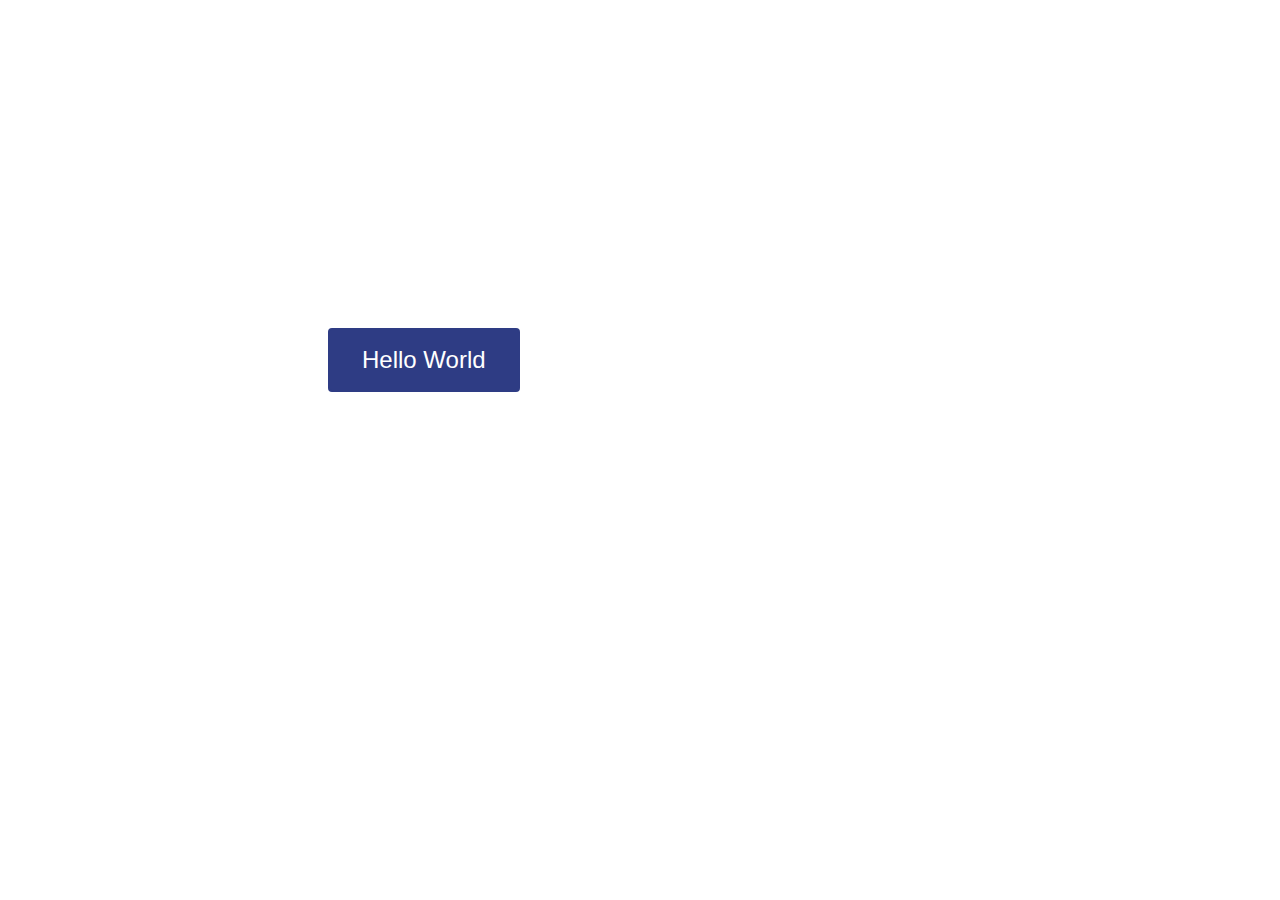
<file: button/index.html>
<!DOCTYPE html>
<html lang="en">
<head>
    <meta charset="UTF-8">
    <meta name="viewport" content="width=device-width, initial-scale=1.0">
    <title>Document</title>
    <link rel="stylesheet" href="style.css">
</head>
<body>
    <button>Hello World</button>
</body>
</html>
</file>
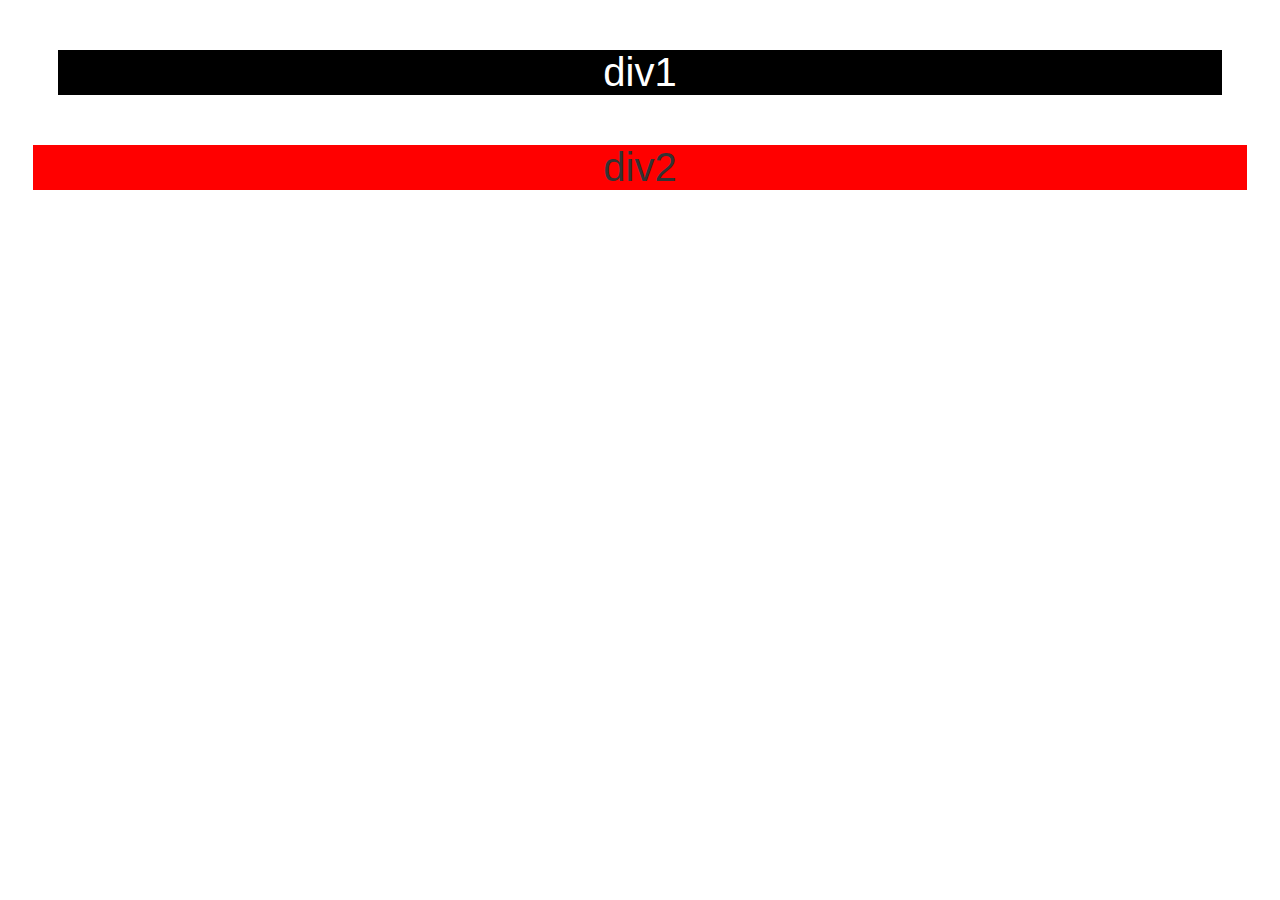
<file: scss/index.html>
<!DOCTYPE html>
<html lang="en">
<head>
    <meta charset="UTF-8">
    <meta name="viewport" content="width=device-width, initial-scale=1.0">
    <title>Document</title>
    <link rel="stylesheet" href="styles.css">
</head>
<body>
    <div class="div1">div1</div>
    <div class="div2">div2</div>
</body>
</html>
</file>
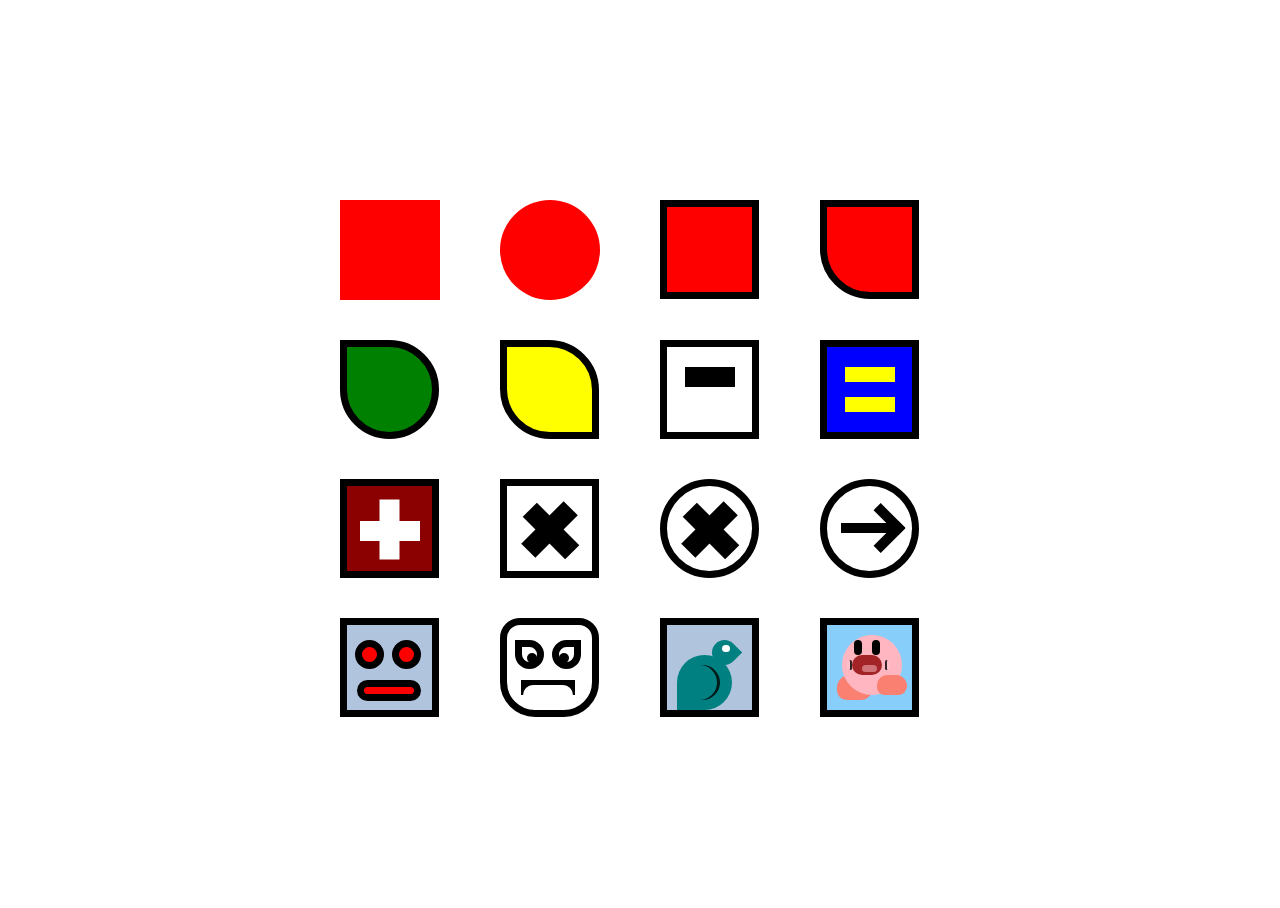
<file: assignments/1/index.html>
<!DOCTYPE html>
<html>

<head>
    <title></title>
    <style>
        body,
        html {
            height: 100%;
        }

        body {
            display: flex;
            justify-content: center;
            align-items: center;
            background-color: white;
        }
    </style>
</head>

<body>
    <div style="display: grid; grid-template-columns: repeat(4, 160px);">
        <div style="
        width: 100px; 
        height: 100px; 
        margin: 20px;
        background-color: red"></div>
        
        <div style="
        width: 100px; 
        height: 100px; 
        margin: 20px;
        border-radius: 100px;
        background-color: red"></div>

        <div style="
        width: 85px; 
        height: 85px; 
        margin: 20px;
        border: solid 7.5px black;
        background-color: red"></div>

        <div style="
        width: 85px; 
        height: 85px; 
        margin: 20px;
        border-radius: 0px 0px 0px 50px;
        border: solid 7.5px black;
        background-color: red;"></div>

        <div style="
        width: 85px; 
        height: 85px; 
        margin: 20px;
        border-radius: 0px 50px 50px 50px;
        border: solid 7.5px black;
        background-color: green;"></div>

        <div style="
        width: 85px; 
        height: 85px; 
        margin: 20px;
        border-radius: 0px 50px 0px 50px;
        border: solid 7.5px black;
        background-color: yellow;"></div>

        <div style="
        width: 85px; 
        height: 85px; 
        margin: 20px;
        border: solid 7.5px black;">
            <div style="
            width: 50px; 
            height: 20px; 
            margin: 20px 17.5px;
            background-color: black;">
            </div>
        </div>

        <div style="
        width: 85px; 
        height: 85px; 
        margin: 20px;
        background-color: blue;
        border: solid 7.5px black;">
            <div style="
            width: 50px; 
            height: 15px; 
            margin: 20px 17.5px 0 17.5px;
            background-color: yellow;">
            </div>
            <div style="
            width: 50px; 
            height: 15px; 
            margin: 15px 17.5px;
            background-color: yellow;">
            </div>
        </div>

        <div style="
        width: 85px; 
        height: 85px; 
        margin: 20px;
        background-color: darkred;
        border: solid 7.5px black;">
            <div style="
            width: 60px; 
            height: 20px; 
            margin: 35px 12.5px;
            background-color:white;
            transform: translate(0px, 0px);
            position: absolute">
            </div>

            <div style="
            width: 20px; 
            height: 60px; 
            background-color:white;
            transform: translate(32.5px, 13.5px);
            position: absolute">
            </div>
        </div>


        <div style="
        width: 85px; 
        height: 85px; 
        margin: 20px;
        border: solid 7.5px black;">
            <div style="
            width: 60px; 
            height: 20px; 
            margin: 35px 13.5px;
            background-color:black;
            transform: translate(0px, 0px) rotate(45deg);
            position: absolute">
            </div>

            <div style="
            width: 20px; 
            height: 60px; 
            background-color:black;
            transform: translate(32.5px, 13.5px) rotate(45deg);
            position: absolute">
            </div>
        </div>

        <div style="
        width: 85px; 
        height: 85px; 
        margin: 20px;
        border-radius: 50px;
        border: solid 7.5px black;">
            <div style="
            width: 60px; 
            height: 20px; 
            margin: 35px 13.5px;
            background-color:black;
            transform: translate(0px, 0px) rotate(45deg);
            position: absolute">
            </div>

            <div style="
            width: 20px; 
            height: 60px; 
            background-color:black;
            transform: translate(32.5px, 13.5px) rotate(45deg);
            position: absolute">
            </div>
        </div>

        <div style="
        width: 85px; 
        height: 85px; 
        margin: 20px;
        border-radius: 50px;
        border: solid 7.5px black;">
            <div style="
            width: 60px; 
            height: 10px; 
            margin: 37.5px 13.5px;
            background-color:black;
            transform: translate(0px, 0px);
            position: absolute">
            </div>

            <div style="
            width: 35px; 
            height: 10px; 
            background-color:black;
            transform: translate(45px, 28px) rotate(45deg);
            position: absolute">
            </div>


            <div style="
            width: 35px; 
            height: 10px; 
            background-color:black;
            transform: translate(45px, 46px) rotate(135deg);
            position: absolute">
            </div>
        </div>

        <div style="
        width: 85px; 
        height: 85px; 
        margin: 20px;
        background-color: lightsteelblue;
        border: solid 7.5px black;">
            <div style="
            width: 15px; 
            height: 15px; 
            margin: 15px 7.5px;
            background-color:red;
            transform: translate(0px, 0px);
            border-radius: 50px;
            border: solid 7.5px black;
            position: absolute">
            </div>
            <div style="
            width: 15px; 
            height: 15px; 
            margin: 15px 45px;
            background-color:red;
            transform: translate(0px, 0px);
            border-radius: 50px;
            border: solid 7.5px black;
            position: absolute">
            </div>
            <div style="
            width: 50px; 
            height: 7.5px; 
            margin: 55px 10px;
            background-color:red;
            transform: translate(0px, 0px);
            border-radius: 50px;
            border: solid 7.5px black;
            position: absolute">
            </div>
        </div>

        <div style="
        width: 85px; 
        height: 85px; 
        margin: 20px;
        border-radius: 20px 20px 35px 35px;
        border: solid 7.5px black;">
            <div style="
            width: 15px; 
            height: 15px; 
            margin: 15px 7.5px;
            transform: translate(0px, 0px);
            border-radius: 0px 50px 50px 50px;
            border: solid 7.5px black;
            position: absolute">
            </div>
            <div style="
            width: 15px; 
            height: 15px; 
            margin: 15px 45px;
            transform: translate(0px, 0px);
            border-radius: 50px 0px 50px 50px;
            border: solid 7.5px black;
            position: absolute">
            </div>

            <div style="
            width: 10px; 
            height: 10px; 
            margin: 28px 20px;
            transform: translate(0px, 0px);
            border-radius: 5px ;
            background-color: black;
            position: absolute">
            </div>
            <div style="
            width: 10px; 
            height: 10px; 
            margin: 28px 52px;
            transform: translate(0px, 0px);
            border-radius: 5px;
            background-color: black;
            position: absolute">
            </div>
            <div style="
            width: 54px; 
            height: 15px; 
            margin: 55px 14px;
            transform: translate(0px, 0px);
            background-color: black;
            position: absolute">
            </div>
            <div style="
            width: 50px; 
            height: 10px; 
            margin: 60px 15.75px;
            transform: translate(0px, 0px);
            background-color: white;
            border-radius: 100px 100px 0px 0px;
            position: absolute">
            </div>
        </div>

        <div style="
        width: 85px; 
        height: 85px; 
        margin: 20px;
        background-color: lightsteelblue;
        border: solid 7.5px black;">
            <div style="
            width: 25px; 
            height: 25px; 
            margin: 15px 45px;
            background-color:teal;
            transform: rotate(45deg);
            border-radius: 50px 0px 50px 50px;
            position: absolute">
            </div>

            <div style="
            width: 55px; 
            height: 55px; 
            margin: 30px 10px;
            background-color:teal;
            border-radius: 50px 50px 50px 0px;
            position: absolute">
            </div>
            <div style="
            width: 35px; 
            height: 35px; 
            margin: 40px 15px;
            background-color:teal;
            opacity: 0.8;
            box-shadow: 3px 0px 0px 0px rgba(0,0,0,1);
            border-radius: 50px 50px 50px 0px;
            position: absolute">
            </div>

            <div style="
            width: 7.5px; 
            height: 7.5px; 
            margin: 20px 55px;
            background-color:white;
            transform: translate(0px, 0px);
            border-radius: 50px;
            position: absolute">
            </div>
        </div>

        <div style="
        width: 85px; 
        height: 85px; 
        margin: 20px;
        background-color: lightskyblue;
        border: solid 7.5px black;">



            <div style="
            width: 35px; 
            height: 25px; 
            margin: 50px 10px;
            border-radius: 90px 100px 80px 70px;
            background-color:salmon;
            position: absolute"></div>

            <div style="
            width: 60px; 
            height: 60px; 
            margin: 10px 15px;
            background-color:lightpink;
            transform: translate(0px, 0px);
            border-radius: 50px;
            position: absolute">
            </div>


            <div style="
            width: 30px; 
            height: 20px; 
            margin: 50px 50px;
            border-radius: 90px 100px 80px 70px;
            background-color:salmon;
            position: absolute"></div>

            <div style="
            width: 30px; 
            height: 20px; 
            margin: 30px 25px;
            background-color:darkred;
            opacity: 0.8;
            border-radius: 170px 170px 170px 170px;
            position: absolute">
            </div>

            <div style="
            width: 2.5px; 
            height: 10px; 
            margin: 35px 20px;
            background-color:pink;
            box-shadow: 2px 0px 0px 0px rgba(0,0,0,1);
            opacity: 0.8;
            border-radius: 170px 170px 170px 170px;
            position: absolute">
            </div>


            <div style="
            width: 2.5px; 
            height: 10px; 
            margin: 35px 60px;
            background-color:pink;
            box-shadow: -2px 0px 0px 0px rgba(0,0,0,1);
            opacity: 0.8;
            border-radius: 170px 170px 170px 170px;
            position: absolute">
            </div>


            <div style="
            width: 15px; 
            height: 7.5px; 
            margin: 40px 35px;
            background-color:pink;
            opacity: 0.5;
            transform: translate(0px, 0px);
            border-radius: 50px;
            position: absolute">
            </div>

            <div style="
            width: 7.5px; 
            height: 15px; 
            margin: 15px 45px;
            background-color:black;
            transform: translate(0px, 0px);
            border-radius: 50px;
            position: absolute">
            </div>

            <div style="
            width: 7.5px; 
            height: 15px; 
            margin: 15px 27px;
            background-color:black;
            transform: translate(0px, 0px);
            border-radius: 50px;
            position: absolute">
            </div>
        </div>
    </div>
</body>

</html>
</file>
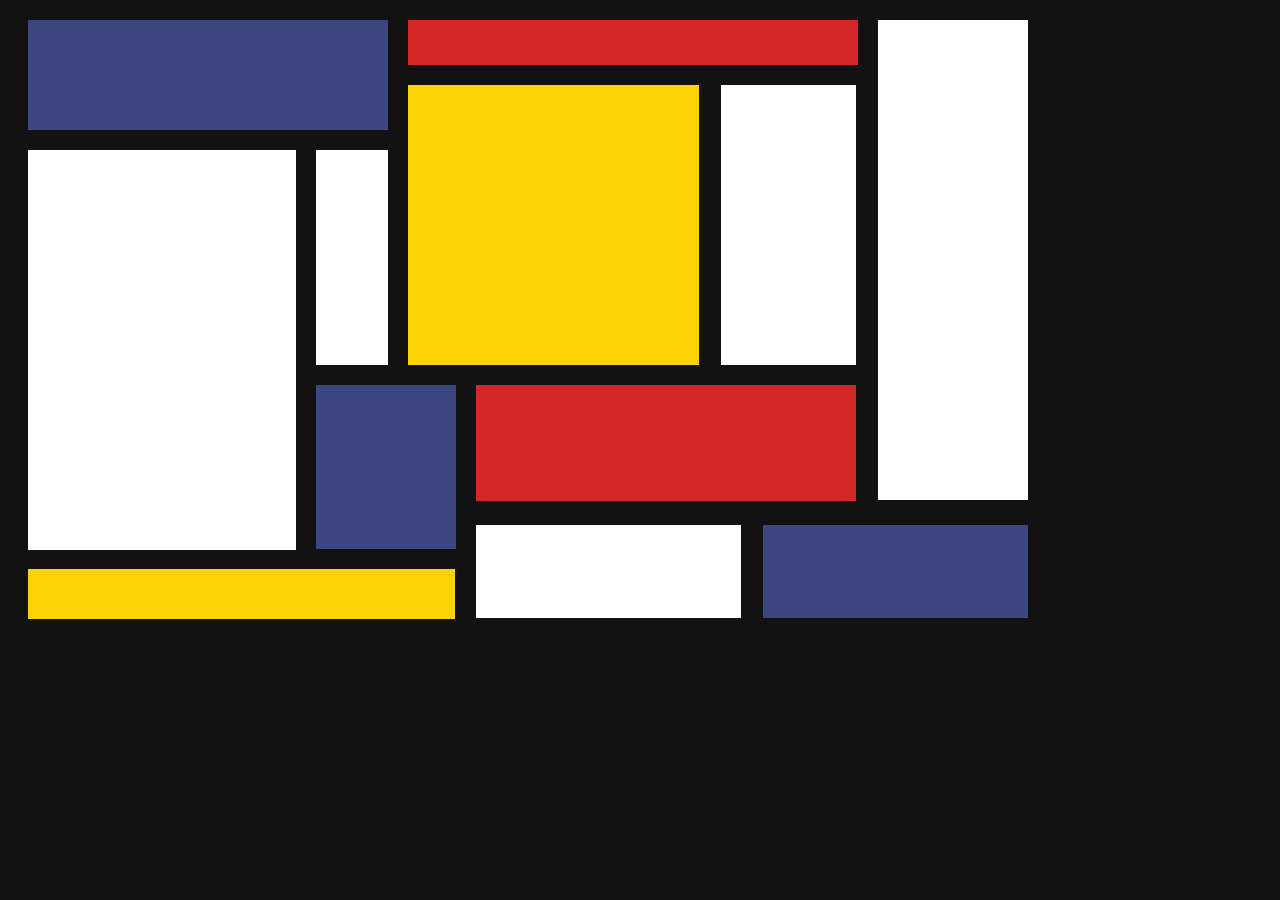
<file: assignments/2/index.html>
<!DOCTYPE html>
<html lang="en">
<head>
    <meta charset="UTF-8">
    <meta name="viewport" content="width=device-width, initial-scale=1.0">
    <title>Document</title>
</head>
<body>
    <style>
        body {
            background-color: #121212;
        }
        .canvas {
            width: 1000px;
            height: 600px;
            margin: 20px;
        }
    </style>
    <div class="canvas">
        <div style="
        width: 360px; 
        height: 110px; 
        position: absolute;
        background-color: #3c4681"></div>

        <div style="
        width: 450px; 
        height: 45px; 
        position: absolute;
        transform: translate(380px, 0px);
        background-color: #d42627"></div>

        <div style="
        width: 150px; 
        height: 480px; 
        position: absolute;
        transform: translate(850px, 0px);
        background-color: #ffffff"></div>

        <div style="
        width: 291px; 
        height: 280px; 
        position: absolute;
        transform: translate(380px, 65px);
        background-color: #fcd202"></div>

        <div style="
        width: 135px; 
        height: 280px; 
        position: absolute;
        transform: translate(693px, 65px);
        background-color: #fff"></div>

        <div style="
        width: 72px; 
        height: 215px; 
        position: absolute;
        transform: translate(288px, 130px);
        background-color: #fff"></div>

        <div style="
        width: 268px; 
        height: 400px; 
        position: absolute;
        transform: translate(0px, 130px);
        background-color: #fff"></div>

        <div style="
        width: 140px; 
        height: 164px; 
        position: absolute;
        transform: translate(288px, 365px);
        background-color: #3c4681"></div>


        <div style="
        width: 380px; 
        height: 116px; 
        position: absolute;
        transform: translate(448px, 365px);
        background-color: #d42627"></div>

        <div style="
        width: 427px; 
        height: 50px; 
        position: absolute;
        transform: translate(0, 549px);
        background-color: #fcd202"></div>

        <div style="
        width: 265px; 
        height: 93px; 
        position: absolute;
        transform: translate(448px, 505px);
        background-color: #fff"></div>

        <div style="
        width: 265px; 
        height: 93px; 
        position: absolute;
        transform: translate(735px, 505px);
        background-color: #3c4681"></div>
    </div>
    
</body>
</html>
</file>
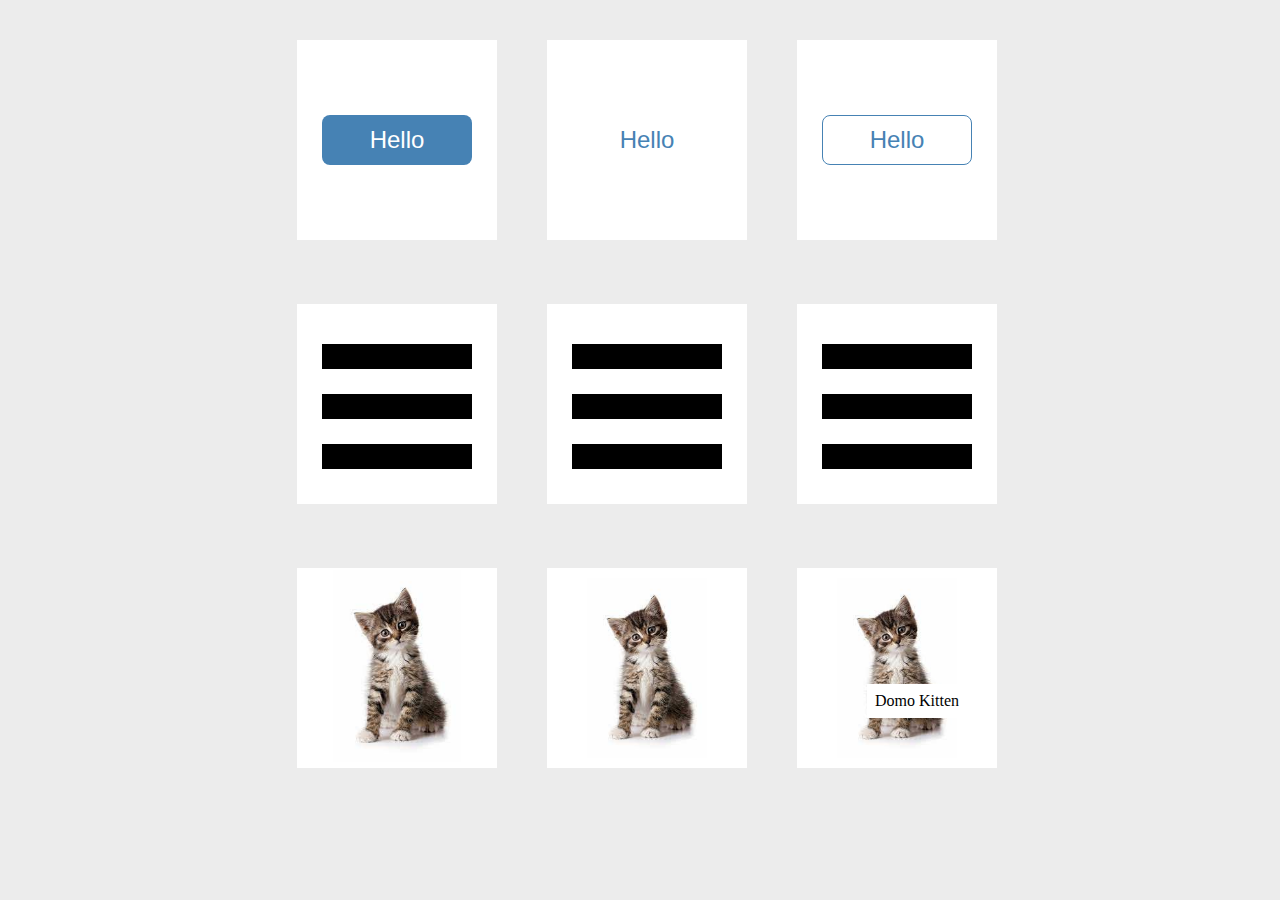
<file: assignments/3/index.html>
<!DOCTYPE html>
<html lang="en">
<head>
    <meta charset="UTF-8">
    <meta name="viewport" content="width=device-width, initial-scale=1.0">
    <title>Document</title>
</head>
<body>
    <div style="height: 200; display: grid; grid-template-columns: repeat(3, 250px);">
        <!-- Button 1 -->
        <div class="grid">
            <button class="button-1">Hello</button>

        <style>
            body {
                background-color: rgba(211, 211, 211, 0.441);
                display: flex;
                justify-content: center;
                align-items: center;
            }

            .grid {
                display: flex;
                height: 200px;
                width: 200px;
                background-color: white;
                align-items: center;
                margin: 2rem;
            }
            .button-1 {
                width: 150px;
                height: 50px;
                margin: auto;
                font-size: 1.5rem;
                color: white;
                background-color: steelblue;
                border-radius: .5rem;
                border: none;
                transition: 350ms;
            }
            .button-1:hover {
                width: 150px;
                height: 50px;
                margin: auto;
                font-size: 1.5rem;
                color: steelblue;
                background-color: white;
                border-radius: .5rem;
                border: 1px solid steelblue;
            }
        </style>
        </div>

        <!-- Button 2 -->
        <div class="grid">
            <button class="button-2">Hello</button>

            <style>
                .button-2 {
                    width: 150px;
                    height: 50px;
                    margin: auto;
                    font-size: 1.5rem;
                    color: steelblue;
                    background-color: white;
                    border: none;
                    transition: 350ms;
                }
                .button-2:hover {
                    width: 150px;
                    height: 50px;
                    margin: auto;
                    font-size: 1.5rem;
                    letter-spacing: .5rem;
                    color: steelblue;
                    background-color: white;
                    border: 4px solid steelblue;
                    border-right: none;
                    border-left: none;
                }
            </style>
        </div>

        <!-- Button 3 -->
        <div class="grid">
            <button class="button-3">Hello</button>

        <style>
            .button-3 {
                width: 150px;
                height: 50px;
                margin: auto;
                font-size: 1.5rem;
                color: steelblue;
                background-color: white;
                border-radius: .5rem;
                border: 1px solid steelblue;
            }
            .button-3:hover {
                width: 150px;
                height: 50px;
                margin: auto;
                font-size: 1.5rem;
                color: white;
                background-color: steelblue;
                border-radius: .5rem;
                border: none;
                transition: 350ms;
            }
        </style>
        </div>

        <!-- Hamburger 1 -->
        <div class="grid temp">
            <div class="l">
                <div></div>
                <div></div>
                <div></div>
            </div>

        <style>
            .temp {
                transition: 200ms;
            }
            .temp:hover{
                background-color: black;
                transition: 200ms;
            }

            .temp:hover>.l>div{
                background-color: white;
                transition: 200ms;
            }

            .l>div {
                width: 150px;
                height: 25px;
                background-color: black;
                position: absolute;
                transition: 200ms;
            }

            .l:hover>div {
                width: 150px;
                height: 25px;
                background-color: white;
                position: absolute;
                transition: 200ms;
            }

            .l>div:nth-child(1) {
                transform: translate(25px, -60px) rotate(0);
                transition: 200ms;
            }

            .temp:hover>.l>div:nth-child(1) {
                transform: translate(25px, -10px) rotate(-45deg);
                transition: 200ms;
            }

            .l>div:nth-child(2) {
                transform: translate(25px, -10px) rotate(0);
                transition: 200ms;
            }

            .temp:hover>.l>div:nth-child(3) {
                transform: translate(25px, -10px) rotate(45deg);
                transition: 200ms;
            }

            .l>div:nth-child(3) {
                transform: translate(25px, 40px) rotate(0);
                transition: 200ms;
            }

            .temp:hover>.l>div:nth-child(2) {
                opacity: 0;
                transition: 200ms;
            }


        </style>
        </div>

        <!-- Hamburger 2 -->
        <div class="grid temp">
            <div class="m">
                <div></div>
                <div></div>
                <div></div>
            </div>
        <style>
            .temp {
                transition: 200ms;
            }
            .temp:hover{
                background-color: black;
                transition: 200ms;
            }

            .temp:hover>.m>div{
                background-color: white;
                transition: 200ms;
            }

            .m>div {
                width: 150px;
                height: 25px;
                background-color: black;
                position: absolute;
                transition: 200ms;
            }

            .m:hover>div {
                width: 150px;
                height: 25px;
                background-color: white;
                position: absolute;
                transition: 200ms;
            }

            .m>div:nth-child(1) {
                transform: translate(25px, -60px) rotate(0);
                transition: 200ms;
            }

            .temp:hover>.m>div:nth-child(1) {
                transform: translate(0px, -40px) rotate(-45deg);
                width: 110px;
                transition: 200ms;
            }

            .m>div:nth-child(2) {
                transform: translate(25px, -10px) rotate(0);
                transition: 200ms;
            }

            .temp:hover>.m>div:nth-child(2) {
                transition: 200ms;
            }

            .m>div:nth-child(3) {
                transform: translate(25px, 40px) rotate(0);
                transition: 200ms;
            }

            .temp:hover>.m>div:nth-child(3) {
                transform: translate(0px, 20px) rotate(45deg);
                width: 110px;
                transition: 200ms;
            }

        </style>
        </div>

        <!-- Hamburger 3 -->
        <div class="grid temp_1">
            <div class="n">
                <div></div>
                <div></div>
                <div></div>
            </div>
            <div class="circle"></div>

        <style>
            .temp_1 {
                transition: 200ms;
            }
            .temp_1:hover{
                background-color: black;
                transition: 200ms;
            }

            .temp_1:hover>.n>div{
                background-color: white;
                transition: 200ms;
            }

            .n>div {
                width: 150px;
                height: 25px;
                background-color: black;
                position: absolute;
                transition: 200ms;
            }

            .temp_1>.circle {
                opacity: 0;
            }


            .temp_1:hover>.circle {
                opacity: 100;
                width: 125px;
                height: 125px;
                border-radius: 150px;
                position: absolute;
                transform: translate(15px, 0px) rotate(0);
                border: 20px white solid;
                transition: 200ms;
            }

            .temp_1:hover>.n>div {
                width: 75px;
                height: 20px;
                background-color: white;
                position: absolute;
                transition: 200ms;
            }

            .n>div:nth-child(1) {
                transform: translate(25px, -60px) rotate(0);
                transition: 200ms;
            }

            .temp_1:hover>.n>div:nth-child(1) {
                transform: translate(60px, -10px) rotate(-45deg);
                transition: 200ms;
            }

            .n>div:nth-child(2) {
                transform: translate(25px, -10px) rotate(0);
                transition: 200ms;
            }

            .temp_1:hover>.n>div:nth-child(3) {
                transform: translate(60px, -10px) rotate(45deg);
                transition: 200ms;
            }

            .n>div:nth-child(3) {
                transform: translate(25px, 40px) rotate(0);
                transition: 200ms;
            }

            .temp_1:hover>.n>div:nth-child(2) {
                opacity: 0;
                transition: 200ms;
            }


        </style>
        </div>

        <!-- Kitten 1 -->
        <div class="grid kitten_1">
            <div class="kitten_n">
                <img class="kitten_img" src="./kitten-domo.jpg" >
            </div>
            <div class="circle"></div>

        <style>
            .kitten_1 {
                display: flex;
                align-items: center;
                transition: 200ms;
                overflow: hidden;
            }

            .kitten_n {
                margin: 0 auto;
                overflow: hidden;
            }

            .kitten_n:hover>img{
                align-self: center;
                transform: rotate(10deg);
                max-height: 15rem;
            }

            .kitten_img {
                align-self: center;
                transition: 200ms;
                max-height: 12rem;
            }

            .kitten_img:hover {
                align-self: center;
                transform: rotate(10deg);
                max-height: 15rem;
            }


        </style>
        </div>

        <!-- Kitten 2 -->
        <div class="grid kitten_1">
            <div class="kitten_2_n">
                <img class="kitten_2_img" src="./kitten-domo.jpg" >
                <p class="kitten_text">Domo Kitten</p>
            </div>

        <style>
            .kitten_1 {
                display: flex;
                align-items: center;
                transition: 200ms;
                overflow: hidden;
            }

            .kitten_text {
                transform: translate(200px, 0px) rotate(0);
                background: #FFF;
                position: absolute;
                padding: 0.5rem 0rem 0.5rem 0.5rem;
                transition: 600ms;
 
            }

            div.kitten_2_n:hover>p.kitten_text {
                position: absolute;
                transform: translate(70px, 0px) rotate(0);
                padding: 0.5rem 2.5rem 0.5rem 1.5rem;
                transition: 600ms;
                transition-timing-function: cubic-bezier(0.600, -0.280, 0.735, 0.045);
            }

            .kitten_2_n {
                margin: 0 auto;
                position: relative;
                width: 100%
            }

            .kitten_2_img {
                position: absolute;
                left: 50%;
                top: 50%;
                transform: translate(-50%, -50%) scale(0.65) rotate(0);
                transition: 400ms;
            }

            .kitten_2_img:hover {
                transform: translate(-50%, -50%) scale(0.95) rotate(10deg);
                max-height: 15rem;
            }


        </style>
        </div>

        <!-- Kitten 3 -->
        <div class="grid kitten_1">
            <div class="kitten_2_n">
                <img class="kitten_2_img" src="./kitten-domo.jpg" >
                <p class="kitten_3_text">Domo Kitten</p>
                <p class="price">$10</p>
            </div>

        <style>
            .kitten_1 {
                display: flex;
                align-items: center;
                transition: 200ms;
                overflow: hidden;
            }

            .price {
                width: 100px;
                height: 100px;
                border-radius: 50%;
                position: absolute;
                left: -14px;
                top: -14px;
                background-color: red;
                color: #fff;
                font-size: 24px;
                line-height: 100px;
                margin: 0;
                text-align: center;
                transition: 600ms;
                transition-timing-function: ease-in-out;
                transition-delay: 100ms;
                transform: translate(-200px, -200px) scale(0.5);
            }

            .kitten_3_text {
                transform: translate(70px, 0px) rotate(0);
                background: #FFF;
                position: absolute;
                padding: 0.5rem 0rem 0.5rem 0.5rem;
                transition: 600ms;
 
            }

            div.kitten_2_n:hover>p.price {
                transform: translate(-10px,-100px) scale(1);
            }

            div.kitten_2_n:hover>p.kitten_3_text {
                position: absolute;
                transform: translate(200px, 0px) rotate(0);
                padding: 0.5rem 2.5rem 0.5rem 1.5rem;
                transition: 600ms;
                transition-timing-function: cubic-bezier(0.600, -0.280, 0.735, 0.045);
            }

            .kitten_2_n {
                margin: 0 auto;
                position: relative;
                width: 100%
            }

            .kitten_2_img {
                position: absolute;
                left: 50%;
                top: 50%;
                transform: translate(-50%, -50%) scale(0.65) rotate(0);
                transition: 400ms;
            }

            .kitten_2_img:hover {
                transform: translate(-50%, -50%) scale(0.95) rotate(10deg);
                max-height: 15rem;
            }


        </style>
        </div>

        
    </div>

    
        

    
</body>
</html>
</file>
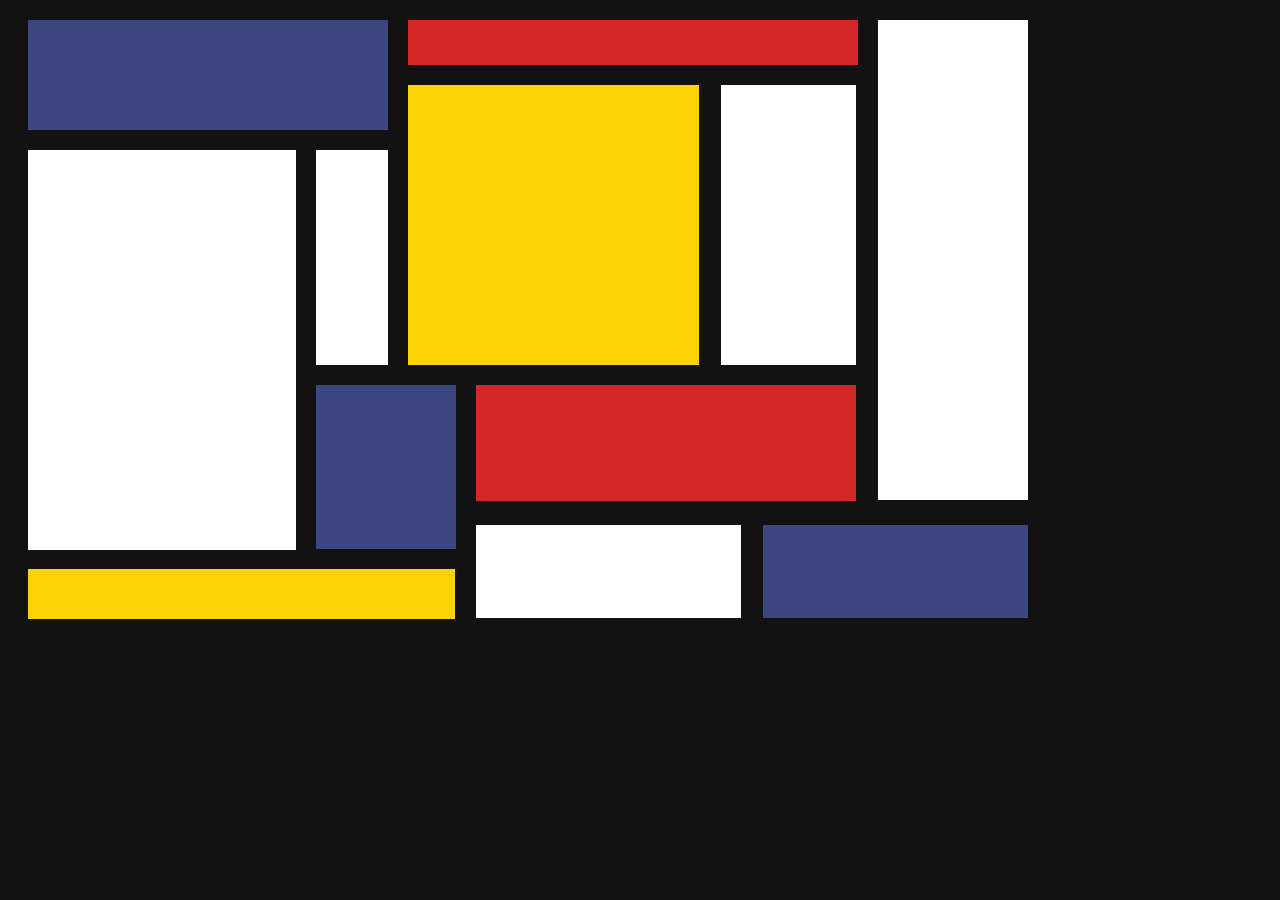
<file: assignments/4/index.html>
<!DOCTYPE html>
<html lang="en">
<head>
    <meta charset="UTF-8">
    <meta name="viewport" content="width=device-width, initial-scale=1.0">
    <title>Document</title>
</head>
<body>
    <style>
        body {
            background-color: #121212;
        }
        .canvas {
            width: 1000px;
            height: 600px;
            margin: 20px;
        }
        @keyframes opacityKeys {
            0% {
                opacity: 0;
            }
            100% {
                opacity:100;
            }
            }

    </style>
    <div class="canvas">
        <div style="
        width: 360px; 
        height: 110px; 
        position: absolute;
        background-color: #3c4681;
        animation: 3s ease-out 0s 1 opacityKeys;
        opacity: 100;"
        ></div>

        <div style="
        width: 450px; 
        height: 45px; 
        position: absolute;
        transform: translate(380px, 0px);
        animation: 5s ease-out 0s 1 opacityKeys;
        background-color: #d42627"></div>

        <div style="
        width: 150px; 
        height: 480px; 
        position: absolute;
        transform: translate(850px, 0px);
        animation: 2s ease-out 0s 1 opacityKeys;
        background-color: #ffffff"></div>

        <div style="
        width: 291px; 
        height: 280px; 
        position: absolute;
        transform: translate(380px, 65px);
        animation: 3s ease-out 0s 1 opacityKeys;
        background-color: #fcd202"></div>

        <div style="
        width: 135px; 
        height: 280px; 
        position: absolute;
        transform: translate(693px, 65px);
        animation: 2s ease-out 0s 1 opacityKeys;
        background-color: #fff"></div>

        <div style="
        width: 72px; 
        height: 215px; 
        position: absolute;
        transform: translate(288px, 130px);
        animation: 3s ease-out 0s 1 opacityKeys;
        background-color: #fff"></div>

        <div style="
        width: 268px; 
        height: 400px; 
        position: absolute;
        transform: translate(0px, 130px);
        animation: 3s ease-out 0s 1 opacityKeys;
        background-color: #fff"></div>

        <div style="
        width: 140px; 
        height: 164px; 
        position: absolute;
        transform: translate(288px, 365px);
        animation: 2s ease-out 0s 1 opacityKeys;
        background-color: #3c4681"></div>


        <div style="
        width: 380px; 
        height: 116px; 
        position: absolute;
        transform: translate(448px, 365px);
        animation: 3s ease-out 0s 1 opacityKeys;
        background-color: #d42627"></div>

        <div style="
        width: 427px; 
        height: 50px; 
        position: absolute;
        transform: translate(0, 549px);
        animation: 3s ease-out 0s 1 opacityKeys;
        background-color: #fcd202"></div>

        <div style="
        width: 265px; 
        height: 93px; 
        position: absolute;
        transform: translate(448px, 505px);
        animation: 3s ease-out 0s 1 opacityKeys;
        background-color: #fff"></div>

        <div style="
        width: 265px; 
        height: 93px; 
        animation: 2s ease-out 0s 1 opacityKeys;
        position: absolute;
        transform: translate(735px, 505px);
        background-color: #3c4681"></div>
    </div>
    
</body>
</html>
</file>
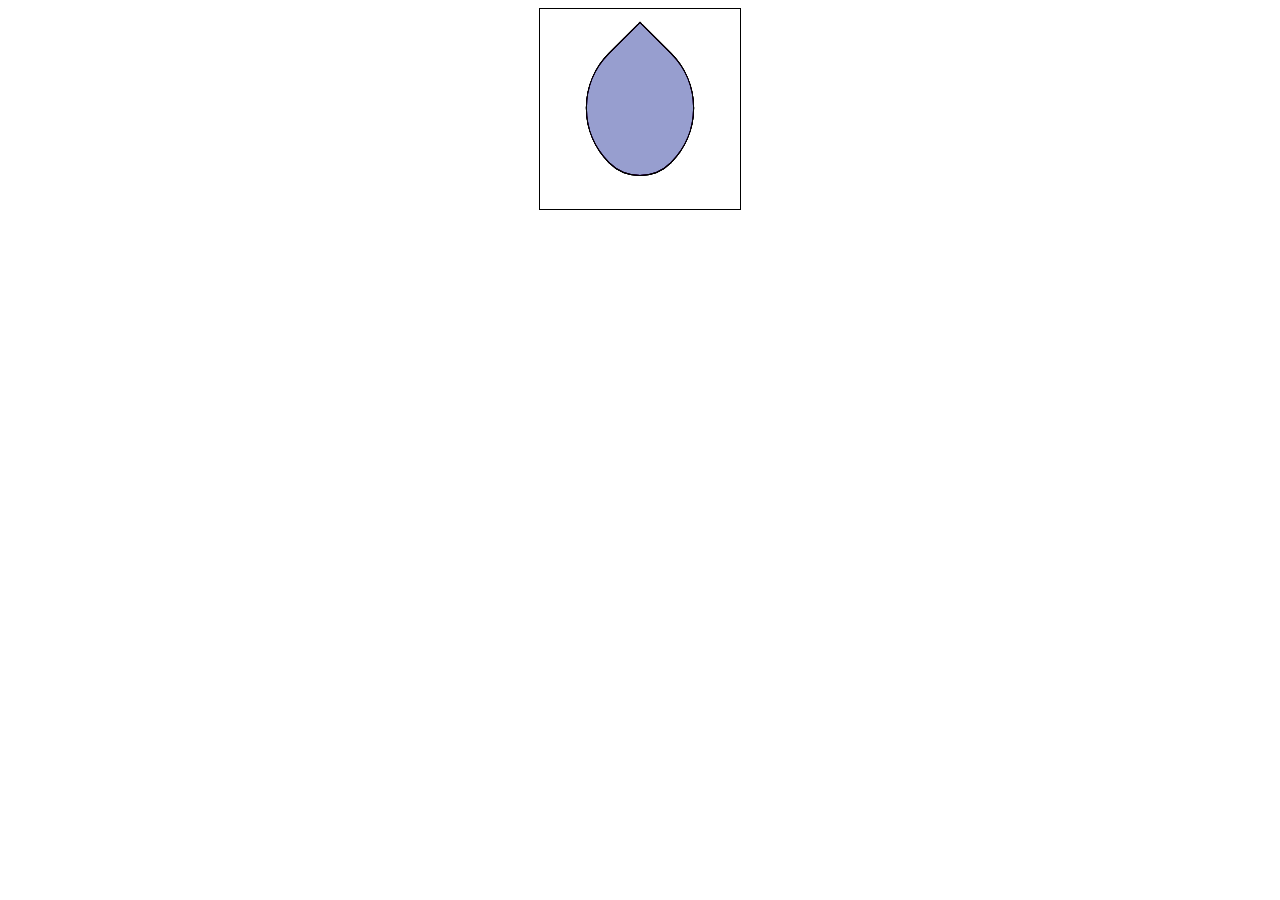
<file: assignments/5_1/index.html>
<!DOCTYPE html>
<html>
  <head>
    <title></title>
    <link rel="stylesheet" href="style.css">
  </head>
  <body>
    <!-- Lotus -->
    <!-- A container -->
    <div class="container">
      <!-- 5 child divs -->
      <div></div>
      <div></div>
      <div></div>
      <div></div>
      <div></div>
    </div>
  </body>
</html>
</file>
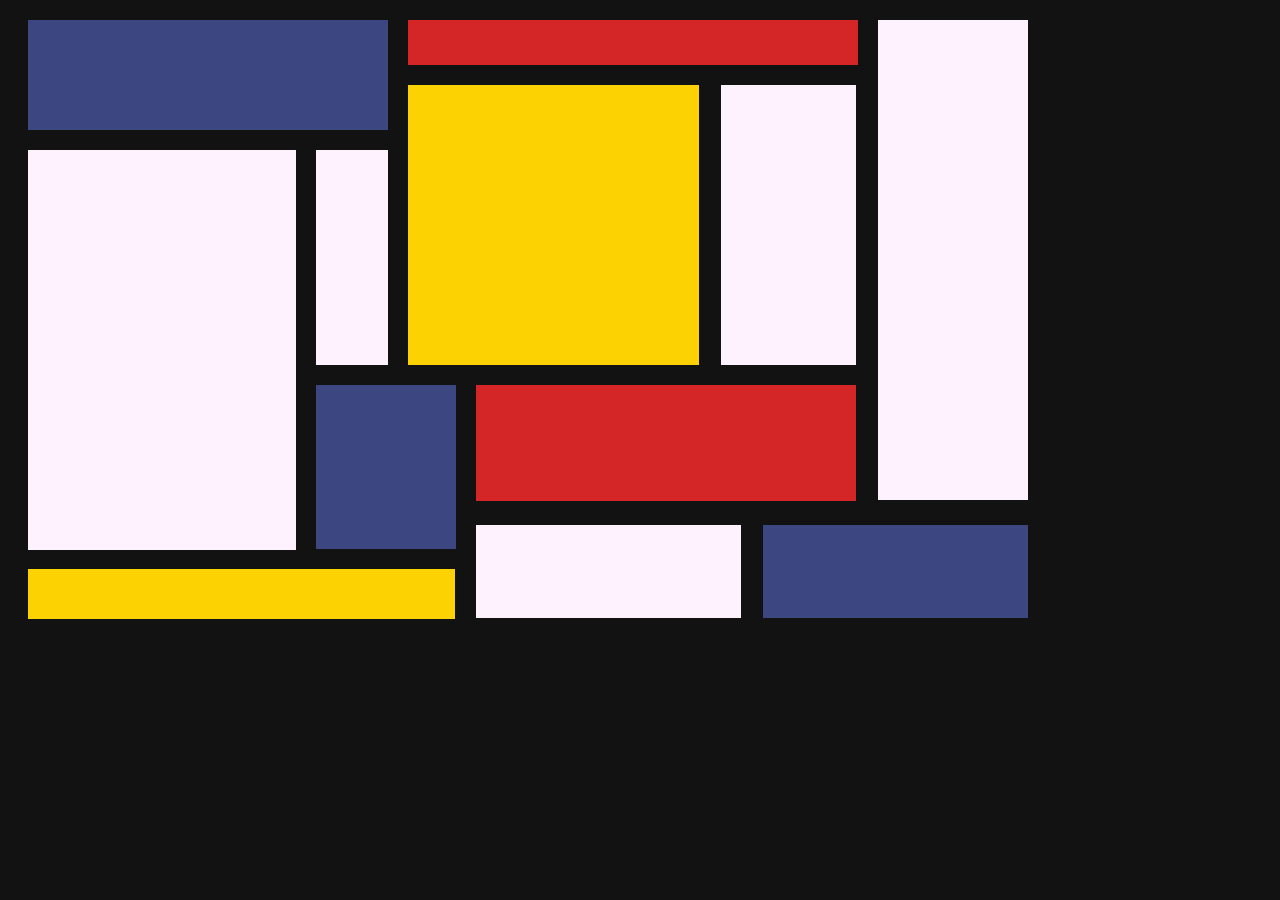
<file: assignments/5_2/index.html>
<!DOCTYPE html>
<html lang="en">
<head>
    <meta charset="UTF-8">
    <meta name="viewport" content="width=device-width, initial-scale=1.0">
    <title>Document</title>
    <link rel="stylesheet" href="style.css">
</head>
<body>
    <div class="canvas">
        <div class="block-1"></div>
        <div class="block-2"></div>
        <div class="block-3"></div>
        <div class="block-4"></div>
        <div class="block-5"></div>
        <div class="block-6"></div>
        <div class="block-7"></div>
        <div class="block-8"></div>
        <div class="block-9"></div>
        <div class="block-10"></div>
        <div class="block-11"></div>
        <div class="block-12"></div>
    </div>
    
</body>
</html>
</file>
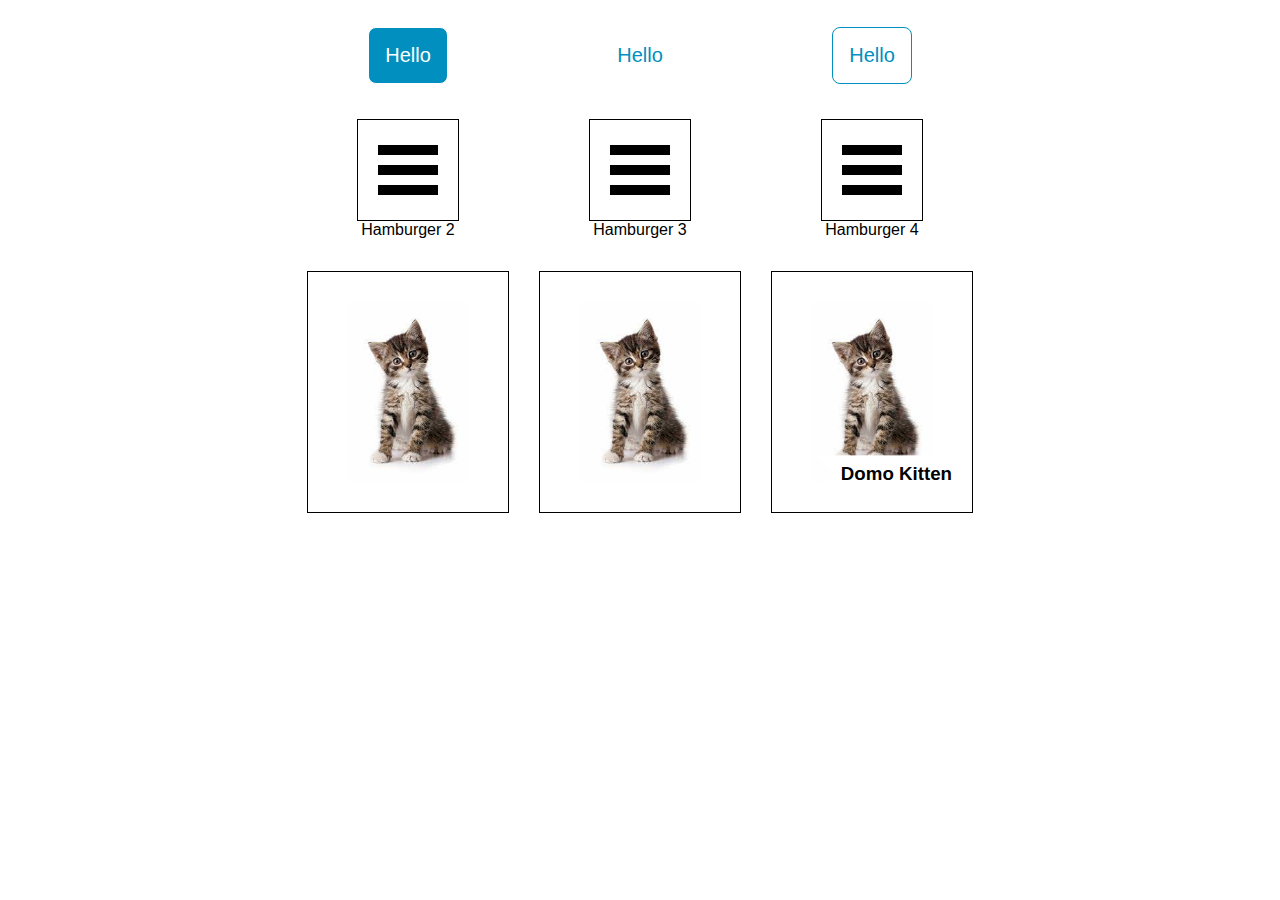
<file: assignments/3/testing.html>
<html lang="en"><head>
    <meta charset="UTF-8">
    <link rel="apple-touch-icon" type="image/png" href="https://static.codepen.io/assets/favicon/apple-touch-icon-5ae1a0698dcc2402e9712f7d01ed509a57814f994c660df9f7a952f3060705ee.png">
    <meta name="apple-mobile-web-app-title" content="CodePen">
    <link rel="shortcut icon" type="image/x-icon" href="https://static.codepen.io/assets/favicon/favicon-aec34940fbc1a6e787974dcd360f2c6b63348d4b1f4e06c77743096d55480f33.ico">
    <link rel="mask-icon" type="" href="https://static.codepen.io/assets/favicon/logo-pin-8f3771b1072e3c38bd662872f6b673a722f4b3ca2421637d5596661b4e2132cc.svg" color="#111">
    <title>CodePen - A Pen by  constantino</title>
    <script>
      window.console = window.console || function(t) {};
    </script>
    <script>
      if (document.location.search.match(/type=embed/gi)) {
        window.parent.postMessage("resize", "*");
      }
    </script>
    </head>
    <body translate="no">
    <!-- Topics
    
      1. transitions
        What is a transition? Change in value from one value to another
    
      2. Easing 
        What is easing? Easing how changes are applied. 
        https://matthewlein.com/tools/ceaser
        https://developer.mozilla.org/en-US/docs/Web/CSS/easing-function
        https://easings.net
        https://css-tricks.com/ease-out-in-ease-in-out/
    
      3. Keyframes 
        Key frames are the significant points in an animation. 
        You can think of these often as the extremes. Something is all the way to left or the right
      
      4. In betweens, tweens, tweening, and transitions
        Are the process of creating the images that fall between the key frames. 
        The number of inbetween frames is dtermined by the duration of the transition. 
    
      5. Transitions 
    
    
    -->
    
    
    <!-- Continuous animations 
    
      Use key frame animation to 
    -->
    
    <div class="container">
    
      <!-- Circle Spin -->
      <!-- <div class="example">
        <div class="box-1"></div>
      </div> -->
    
      <!-- Circle Spin 2 -->
      <!-- <div class="example">
        <div class="box-2"></div>
      </div> -->
    
      <!-- Arrow Spin -->
      <!-- <div class="example">
        <div class="box-3">
          <div></div>
          <div></div>
        </div>
      </div> -->
    
      <!-- Battery -->
      <!-- <div class="example">
        <div class="box-4">
          <div></div>
        </div>
      </div> -->
    
      <!-- M Spin -->
      <!-- <div class="example">
        <div class="box-5">
          <div>
            <div>M</div>
          </div>
        </div>
      </div> -->
    
      <!-- MH Spin -->
      <!-- <div class="example">
        <div class="box-9">
          <div>
            <div>M</div>
            <div>E</div>
          </div>
        </div>
      </div> -->
      
      <!-- ****************************************** -->
      <!-- Buttons -->
    
      <div class="example">
        <button class="button-1">Hello</button>
        <style>
          .button-1 {
            padding: 1rem;
            border-radius: 0.5rem;
            background-color:rgb(0, 143, 190);
            color: #fff;
            border: 1px solid;
            font-size: 20px;
            transition: 350ms;
          }
    
          .button-1:hover {
            color:rgb(0, 143, 190);
            background-color: #fff;
          }
        </style>
      </div>
    
      <div class="example">
        <button class="button-2">Hello</button>
        <style>
          .button-2 {
            padding: 1rem;
            color: rgb(0, 143, 190);
            border: none;
            border-top: 4px solid transparent;
            border-bottom: 4px solid transparent;
            font-size: 20px;
            background-color: #fff;
            transition: 300ms;
          }
    
          .button-2:hover {
            border-top: 4px solid rgb(0, 143, 190);
            border-bottom: 4px solid rgb(0, 143, 190);
            letter-spacing: 0.25rem;
          }
    
        </style>
      </div>
    
      <div class="example">
        <button class="button-3">Hello</button>
        <style>
          .button-3 {
            font-size: 20px;
            padding: 1rem;
            border-radius: 0.5rem;
            border: 1px solid;
            color:rgb(0, 143, 190);
            background-color: #fff;
            transition: 350ms;
          }
    
          .button-3:hover {
            background-color:rgb(0, 143, 190);
            color: #fff;
          }
        </style>
      </div>
    
        <!-- ******************************************* -->
        <!-- Hamburger X 2 -->
        <div class="example">
          <div class="l">
            <div></div>
            <div></div>
            <div></div>
          </div>
          <span>Hamburger 2</span>
        </div>
        <!-- Styles for Hamburger X 2 -->
        <style>
          /* Make a Hamburger menu with three horizontal bars */
          
          .l {
            border: solid 1px black;
            width: 100px;
            height: 100px;
            transition: 200ms;
          }
          
          .l>div {
            width: 60px;
            height: 10px;
            background-color: black;
            position: absolute;
          }
          
          .l>div:nth-child(1) {
            transform: translate(20px, 25px) rotate(0);
            transition: 200ms;
          }
          
          .l>div:nth-child(2) {
            opacity: 1;
            transform: scale(1, 1) translate(20px, 45px) rotate(0);
            transition: 200ms;
          }
          
          .l>div:nth-child(3) {
            transform: translate(20px, 65px) rotate(0);
            transition: 200ms;
          }
          
          .l:hover {
            background-color: black;
          }
          
          .l:hover>div {
            background-color: white;
          }
          /* Animate the three bars */
          
          .l:hover>div:nth-child(1) {
            transform: translate(20px, 45px) rotate(45deg);
          }
          /* Change the scale x to 0 */
          
          .l:hover>div:nth-child(2) {
            opacity: 0;
            transform: scale(0, 1) translate(20px, 45px) rotate(0);
          }
          
          .l:hover>div:nth-child(3) {
            transform: translate(20px, 45px) rotate(-45deg);
          }
      
        </style>
        <!-- ******************************************* -->
      
    
    
    
        <!-- ******************************************* -->
        <!-- Hamburger X 3 -->
        <div class="example">
          <div class="m">
            <div></div>
            <div></div>
            <div></div>
          </div>
          <span>Hamburger 3</span>
        </div>
        <!-- Styles for Hamburger X 3 -->
        <style>
          /* Start with a hamburger made from three horizontal 
          bars. These will form an arrow on hover. */
          
          .m {
            border: solid 1px black;
            width: 100px;
            height: 100px;
            transition: 200ms;
          }
          
          .m>div {
            width: 60px;
            height: 10px;
            background-color: black;
            position: absolute;
          }
          
          .m>div:nth-child(1) {
            transform: translate(20px, 25px) rotate(0);
            transition: 200ms;
          }
          
          .m>div:nth-child(2) {
            opacity: 1;
            transform: scale(1, 1) translate(20px, 45px) rotate(0);
            transition: 200ms;
          }
          
          .m>div:nth-child(3) {
            transform: translate(20px, 65px) rotate(0);
            transition: 200ms;
          }
          
          .m:hover {
            background-color: black;
          }
          
          .m:hover>div {
            background-color: white;
          }
          
          .m:hover>div:nth-child(1) {
            width: 53px;
            transform: translate(10px, 30px) rotate(-45deg);
          }
          
          .m:hover>div:nth-child(2) {
            transform: translate(20px, 45px) rotate(0);
          }
          
          .m:hover>div:nth-child(3) {
            width: 53px;
            transform: translate(10px, 60px) rotate(45deg);
          }
      
        </style>
        <!-- ******************************************* -->
      
    
    
    
        <!-- ******************************************* -->
        <!-- Hamburger X 4 -->
        <div class="example">
          <div class="n">
            <div></div>
            <div></div>
            <div></div>
          </div>
          <span>Hamburger 4</span>
        </div>
        <!-- Styles for Hamburger X 4 -->
        <style>
          .n {
            border: solid 1px black;
            width: 100px;
            height: 100px;
            transition: 200ms;
          }
          
          .n>div {
            width: 60px;
            height: 10px;
            background-color: black;
            position: absolute;
          }
          
          .n>div:nth-child(1) {
            transform: translate(20px, 25px) rotate(0);
            transition: 200ms;
          }
          
          .n>div:nth-child(2) {
            border: none;
            border-radius: 0;
            transform: translate(20px, 45px);
            transition: 200ms;
          }
          
          .n>div:nth-child(3) {
            transform: translate(20px, 65px) rotate(0);
            transition: 200ms;
          }
          
          .n:hover {
            background-color: black;
          }
          
          .n:hover>div {
            background-color: white;
          }
          
          .n:hover>div:nth-child(1) {
            width: 50px;
            transform: translate(25px, 45px) rotate(45deg);
          }
          /* This div changes from a bar to circle */
          
          .n:hover>div:nth-child(2) {
            width: 60px;
            height: 60px;
            background-color: transparent;
            border: 10px solid white;
            border-radius: 50%;
            transform: translate(10px, 10px);
          }
          
          .n:hover>div:nth-child(3) {
            width: 50px;
            transform: translate(25px, 45px) rotate(-45deg);
          }
      
        </style>
        <!-- ******************************************* -->
    
    
    
    
      <div class="example">
        <div class="box-6">
          <img src="kitten-domo.jpg">
        </div>
      </div>
    
      <div class="example">
        <div class="box-7">
          <img src="kitten-domo.jpg">
          <h3>Domo Kitten</h3>
        </div>
      </div>
    
      <div class="example">
        <div class="box-8">
          <img src="kitten-domo.jpg">
          <h3>Domo Kitten</h3>
          <p>$5.99</p>
        </div>
      </div>
    
    </div>
    
    <style>
    
      .box-1 {
        width: 100px;
        height: 100px;
        border-radius: 50%;
        border-left: 18px solid gold;
        border-top: 18px solid cornflowerblue;
        border-right: 18px solid crimson;
        border-bottom: 18px solid;
        animation: spin 2000ms infinite linear;
      }
    
      .box-2 {
        width: 100px;
        height: 100px;
        border-radius: 50%;
        border-left: 18px solid gold;
        border-top: 18px solid cornflowerblue;
        border-right: 18px solid crimson;
        border-bottom: 18px solid transparent;
        animation-name: spin;
        animation-duration: 3000ms;
        animation-timing-function: linear;
        animation-iteration-count: infinite;
      }
    
      .box-3 {
        /* border: 1px solid; */
        width: 100px;
        height: 100px;
        animation-name: spin;
        animation-duration: 3000ms;
        animation-timing-function: linear;
        animation-iteration-count: infinite;
      }
    
      .box-3 > div:first-child {
        position: absolute;
        transform: translate(0, 0);
        width: 64px;
        height: 64px;
        border-radius: 50%;
        border-left: 18px solid;
        border-top: 18px solid;
        border-right: 18px solid;
        border-bottom: 18px solid transparent;
      }
    
      .box-3 > div:last-child {
        width: 20px;
        height: 20px;
        border-left: 18px solid;
        border-top: 18px solid;
        position: absolute;
        transform: translate(60px, 57px) rotate(-90deg);
      }
    
    
      .box-4 {
        width: 40px;
        height: 100px;
        border: 4px solid;
        border-radius: 10px;
        overflow: hidden;
        position: relative;
      }
    
      .box-4 > div:first-child {  
        width: 100%;
        height: 10px;
        background-color: yellowgreen;
        position: absolute;
        bottom: 0;
        animation-name: power;
        animation-duration: 6000ms;
        animation-delay: 3000ms;
        animation-timing-function: linear;
        animation-iteration-count: infinite;
        animation-fill-mode: both;
      }
    
    
      .box-5 > div {
        width: 100px;
        height: 100px;
        background-color: tomato;
        transform: perspective(300px);
        animation-name: flip;
        animation-duration: 2000ms;
        animation-timing-function: linear;
        animation-iteration-count: infinite;
      }
    
      .box-5 > div > div {
        width: 60px;
        height: 60px;
        border-radius: 50%;
        transform: translate(20px, 20px);
        background-color: azure;
        font-size: 30px;
        text-align: center;
        line-height: 60px;
        font-weight: bold;
        font-family: -apple-system, BlinkMacSystemFont, 'Segoe UI', Roboto, Oxygen, Ubuntu, Cantarell, 'Open Sans', 'Helvetica Neue', sans-serif;
      }
    
      .box-6 {
        width: 200px;
        height: 240px;
        border: 1px solid;
        overflow: hidden;
        position: relative;
      }
    
      .box-6 > img {
        position: absolute;
        left: 50%;
        top: 50%;
        transform: translate(-50%, -50%) scale(0.65) rotate(0);
        transition: 400ms;
      }
    
      .box-6:hover > img {
        transform: translate(-50%, -50%) scale(0.85) rotate(12deg);
      }
    
    
    
      .box-7 {
        width: 200px;
        height: 240px;
        border: 1px solid;
        overflow: hidden;
        position: relative;
      }
    
      .box-7 > img {
        position: absolute;
        left: 50%;
        top: 50%;
        transform: translate(-50%, -50%) scale(0.65) rotate(0);
        transition: 400ms;
      }
    
      .box-7:hover > img {
        transform: translate(-50%, -50%) scale(0.85) rotate(12deg);
      }
    
      .box-7 > h3 {
        position: absolute;
        right: -200px;
        bottom: 0;
        background-color: #fff;
        font-family: -apple-system, BlinkMacSystemFont, 'Segoe UI', Roboto, Oxygen, Ubuntu, Cantarell, 'Open Sans', 'Helvetica Neue', sans-serif;
        padding: 0.5rem 2.5rem 0.5rem 1.5rem;
        clip-path: polygon(0 0, 100% 1%, 100% 100%, 0 100%, 10% 49%);
        transition: 600ms;
        transition-timing-function: cubic-bezier(0.600, -0.280, 0.735, 0.045);
      }
    
      .box-7:hover > h3 {
        right: -20px;
      }
     
    
    
      .box-8 {
        width: 200px;
        height: 240px;
        border: 1px solid;
        overflow: hidden;
        position: relative;
      }
    
      .box-8 > img {
        position: absolute;
        left: 50%;
        top: 50%;
        transform: translate(-50%, -50%) scale(0.65) rotate(0);
        transition: 400ms;
      }
    
      .box-8:hover > img {
        transform: translate(-50%, -50%) scale(0.85) rotate(12deg);
      }
    
      .box-8 > h3 {
        position: absolute;
        right: -20px;
        bottom: 0;
        background-color: #fff;
        font-family: -apple-system, BlinkMacSystemFont, 'Segoe UI', Roboto, Oxygen, Ubuntu, Cantarell, 'Open Sans', 'Helvetica Neue', sans-serif;
        padding: 0.5rem 2.5rem 0.5rem 1.5rem;
        clip-path: polygon(0 0, 100% 1%, 100% 100%, 0 100%, 10% 49%);
        transition: 600ms;
        transition-timing-function: cubic-bezier(0.600, -0.280, 0.735, 0.045);
      }
    
      .box-8:hover > h3 {
        right: -200px;
      }
    
      .box-8 > p {
        width: 100px;
        height: 100px;
        border-radius: 50%;
        position: absolute;
        left: -14px;
        top: -14px;
        background-color: rgb(244, 93, 93);
        color: #fff;
        font-size: 24px;
        line-height: 100px;
        margin: 0;
        text-align: center;
        font-family: -apple-system, BlinkMacSystemFont, 'Segoe UI', Roboto, Oxygen, Ubuntu, Cantarell, 'Open Sans', 'Helvetica Neue', sans-serif;
        transition: 600ms;
        transition-timing-function: ease-in-out;
        transition-delay: 100ms;
        transform: translate(-100px, -100px) scale(0.5);
      }
    
      .box-8:hover > p {
        transform: translate(0, 0) scale(1);
      }
    
    
    
    
    
      .box-9 > div {
        width: 100px;
        height: 100px;
        background-color: tomato;
        transform: perspective(300px);
        animation-name: flip;
        animation-duration: 2000ms;
        animation-timing-function: linear;
        animation-iteration-count: infinite;
      }
    
      .box-9 > div > div:first-child {
        width: 60px;
        height: 60px;
        border-radius: 50%;
        position: absolute;
        transform: translate(20px, 20px);
        backface-visibility: hidden;
        background-color: azure;
        font-size: 30px;
        text-align: center;
        line-height: 60px;
        font-weight: bold;
        font-family: -apple-system, BlinkMacSystemFont, 'Segoe UI', Roboto, Oxygen, Ubuntu, Cantarell, 'Open Sans', 'Helvetica Neue', sans-serif;
      }
    
      .box-9 > div > div:last-child {
        opacity: 0;
        width: 60px;
        height: 60px;
        border-radius: 50%;
        position: absolute;
        backface-visibility: hidden;
        transform: translate(20px, 20px) rotateY(180deg);
        background-color: azure;
        font-size: 30px;
        text-align: center;
        line-height: 60px;
        font-weight: bold;
        font-family: -apple-system, BlinkMacSystemFont, 'Segoe UI', Roboto, Oxygen, Ubuntu, Cantarell, 'Open Sans', 'Helvetica Neue', sans-serif;
      }
    
    
    
    
      @keyframes power {
        0% {
          height: 0;
          background-color: yellowgreen;
        }
    
        100% {
          height: 90%;
          background-color: tomato;
        }
      }
    
    
    
      @keyframes spin {
        0% {
          transform: rotateZ(0);
        }
    
        100% {
          transform: rotateZ(360deg);
        }
      }
    
      @keyframes flip {
        0% {
          transform: perspective(300px) rotateY(0);
        }
    
        100% {
          transform: perspective(300px) rotateY(360deg);
        }
      }
    
      .atom {
        width: 20px;
        height: 20px;
        background-color: darkturquoise;
        animation-name: orbit;
        animation-duration: 3000ms;
        animation-timing-function: linear;
      }
    
      @keyframes orbit {
        0% {
          transform-origin: 20px 0;
        }
    
        25% {
          transform-origin: 40px 0;
        }
    
        50% {
          transform-origin: 20px 0;
        }
    
        75% {
          transform-origin: 40px 0;
        }
    
        100% {
          transform-origin: 20px 0;
        }
      }
    
    
      .button {
        cursor: pointer;
        width: 100px;
        height: 30px;
        padding: 5px 10px;
        margin: 2em;
        border: 2px solid deepskyblue;
        background-color: deepskyblue;
        color: white;
        border-radius: 5px;
        font-size: 20px;
        transition: 400ms;
        overflow: hidden;
        position: relative;
      }
    
      .button:after {
        content: "";
        background-color: #FFFFFF;
        border-radius: 50%;
        width: 10px;
        height: 10px;
        display: block;
        position: absolute;
        left: 50%;
        top: 50%;
    
      }
    
      .button:hover {
        border-color:rgb(0, 143, 190);
        color:rgb(0, 90, 121);
      }
    
    
    /* button 2 */
      .button2 {
        position: relative;
        background-color: rgb(76, 135, 175);
        border: none;
        font-size: 28px;
        color: #FFFFFF;
        padding: 20px;
        width: 200px;
        text-align: center;
        -webkit-transition-duration: 0.4s; /* Safari */
        transition-duration: 0.4s;
        text-decoration: none;
        /* overflow: hidden; */
        cursor: pointer;
      }
    
      .button2:after {
        content: "";
        background: rgb(255, 0, 0);
        display: block;
        position: absolute;
        padding-top: 300%;
        padding-left: 350%;
        margin-left: -20px!important;
        margin-top: -120%;
        opacity: 0;
        transition: all 0.8s;
      }
    
      .button2:active:after {
        padding: 0;
        margin: 0;
        opacity: 1;
        transition: 0s;
      }
    
    
      .example {
        /* border: 1px solid; */
        margin: 1rem;
        width: 200px;
        display: flex;
        justify-content: center;
        align-items: center;
        flex-direction: column;
      }
    
      .container {
        width: calc((200px + (2 * 1rem)) * 3);
        margin: auto;
        display: flex;
        flex-wrap: wrap;
      }
    
      body {
        font-family: -apple-system, BlinkMacSystemFont, 'Segoe UI', Roboto, Oxygen, Ubuntu, Cantarell, 'Open Sans', 'Helvetica Neue', sans-serif;
      }
    </style>
    
    
    </body></html>
</file>
<file: button/style.css>
button {
    margin: 20rem 20rem;
    padding: 1rem 2rem;
    font-size: 1.5em;
    color: white;
    border: 2px solid #2E3C84;
    border-radius: .25rem;
    background-color: #2E3C84;
    transition: 200ms;
}

button:hover {
    margin: 20rem 20rem;
    padding: 1rem 2rem;
    font-size: 1.5em;
    color: white;
    border: 2px solid #2e3c84a1;
    border-radius: .25rem;
    background-color: #2e3c84a1;
}
</file>
<file: scss/styles.css>
body {
  font: 100% Helvetica, sans-serif;
  font-size: 40px;
  color: #333;
}

.div1 {
  margin: 50px;
  text-align: center;
  background-color: black;
  color: white;
}

.div2 {
  margin: 25px;
  text-align: center;
  background-color: red;
}

/*# sourceMappingURL=styles.css.map */
</file>
<file: assignments/5_1/style.css>
/* Container styles */
/* Sets container params */
.container {
  width: 200px;
  height: 200px;
  border: 1px solid;
  position: relative;
}

/* Style all of the child divs */
/* These styles shared by all children */
.container > div {
  position: absolute;
  border-radius: 0 70% 40% 70%;
  border: 1px solid;
  width: 120px;
  height: 120px;
  /* Position these in the center */
  left: 10px;
  top: 50px;
  /* Rotate 45 deg points the point at the top */
  transform: rotate(45deg);
  /* Move the point of transformation to the lower right */
  transform-origin: 90px 90px;
  animation-duration: 6000ms;
  animation-iteration-count: 1;
  /* Important! Without this the elements will snap
  to their starting positions when the animation ends! */
  animation-fill-mode: forwards;
}

/* This is a function that returns a nth-child with different animation labels and background colors */
.container > div:nth-child(1) {
  animation-name: bloom-1;
  background-color: rgba(255, 255, 0, 0.21);
}

.container > div:nth-child(2) {
  animation-name: bloom-2;
  background-color: rgba(0, 255, 0, 0.21);
}

.container > div:nth-child(3) {
  animation-name: bloom-3;
  background-color: rgba(0, 255, 255, 0.21);
}

.container > div:nth-child(4) {
  animation-name: bloom-4;
  background-color: rgba(0, 0, 255, 0.21);
}

.container > div:nth-child(5) {
  animation-name: bloom-5;
  background-color: rgba(255, 0, 255, 0.21);
}

/* This is a function that the rotate keyframes for each div */
@keyframes bloom-1 {
  0% {
    transform: rotate(45deg);
  }
  100% {
    transform: rotate(-45deg);
  }
}
@keyframes bloom-2 {
  0% {
    transform: rotate(45deg);
  }
  100% {
    transform: rotate(135deg);
  }
}
@keyframes bloom-3 {
  0% {
    transform: rotate(45deg);
  }
  100% {
    transform: rotate(45deg);
  }
}
@keyframes bloom-4 {
  0% {
    transform: rotate(45deg);
  }
  100% {
    transform: rotate(0deg);
  }
}
@keyframes bloom-5 {
  0% {
    transform: rotate(45deg);
  }
  100% {
    transform: rotate(90deg);
  }
}
body {
  display: flex;
  justify-content: center;
  align-items: center;
}
body html {
  height: 100%;
}

/*# sourceMappingURL=style.css.map */
</file>
<file: assignments/5_2/style.css>
body {
  background-color: #121212;
}

.canvas {
  width: 1000px;
  height: 600px;
  margin: 20px;
}
.canvas div {
  position: absolute;
}

@keyframes opacityKeys {
  0% {
    opacity: 0;
  }
  100% {
    opacity: 100;
  }
}
.block-1 {
  width: 360px;
  height: 110px;
  background-color: #3c4681;
  animation: 4s ease-in 0s 1 opacityKeys;
}

.block-2 {
  width: 450px;
  height: 45px;
  transform: translate(380px, 0px);
  animation: 6s ease-in 0s 1 opacityKeys;
  background-color: #d42627;
}

.block-3 {
  width: 150px;
  height: 480px;
  transform: translate(850px, 0px);
  animation: 2s ease-in 0s 1 opacityKeys;
  background-color: #FFF2FF;
}

.block-4 {
  width: 291px;
  height: 280px;
  transform: translate(380px, 65px);
  animation: 4s ease-in 0s 1 opacityKeys;
  background-color: #fcd202;
}

.block-5 {
  width: 135px;
  height: 280px;
  transform: translate(693px, 65px);
  animation: 2s ease-in 0s 1 opacityKeys;
  background-color: #FFF2FF;
}

.block-6 {
  width: 72px;
  height: 215px;
  transform: translate(288px, 130px);
  animation: 4s ease-in 0s 1 opacityKeys;
  background-color: #FFF2FF;
}

.block-7 {
  width: 268px;
  height: 400px;
  transform: translate(0px, 130px);
  animation: 4s ease-in 0s 1 opacityKeys;
  background-color: #FFF2FF;
}

.block-8 {
  width: 140px;
  height: 164px;
  transform: translate(288px, 365px);
  animation: 2s ease-in 0s 1 opacityKeys;
  background-color: #3c4681;
}

.block-9 {
  width: 380px;
  height: 116px;
  transform: translate(448px, 365px);
  animation: 4s ease-in 0s 1 opacityKeys;
  background-color: #d42627;
}

.block-10 {
  width: 427px;
  height: 50px;
  transform: translate(0, 549px);
  animation: 4s ease-in 0s 1 opacityKeys;
  background-color: #fcd202;
}

.block-11 {
  width: 265px;
  height: 93px;
  transform: translate(448px, 505px);
  animation: 4s ease-in 0s 1 opacityKeys;
  background-color: #FFF2FF;
}

.block-12 {
  width: 265px;
  height: 93px;
  animation: 2s ease-in 0s 1 opacityKeys;
  transform: translate(735px, 505px);
  background-color: #3c4681;
}

/*# sourceMappingURL=style.css.map */
</file>
